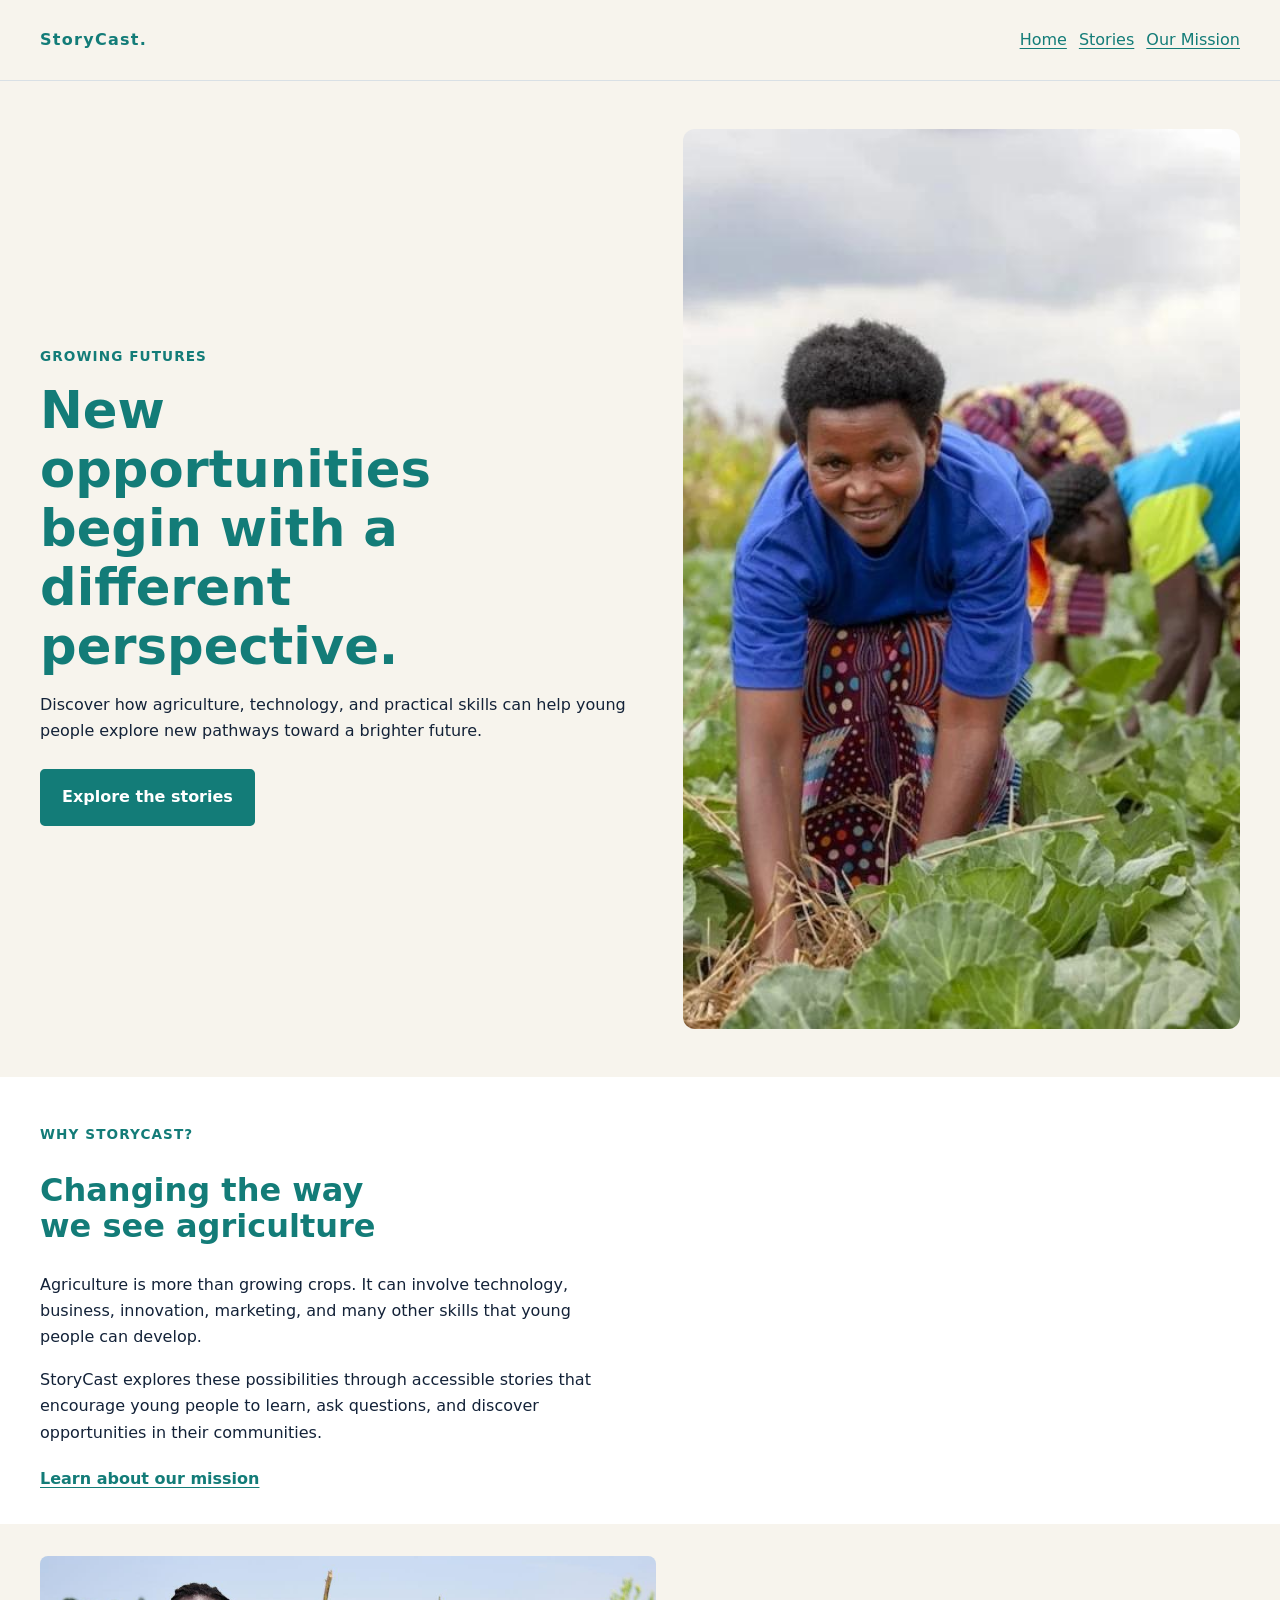
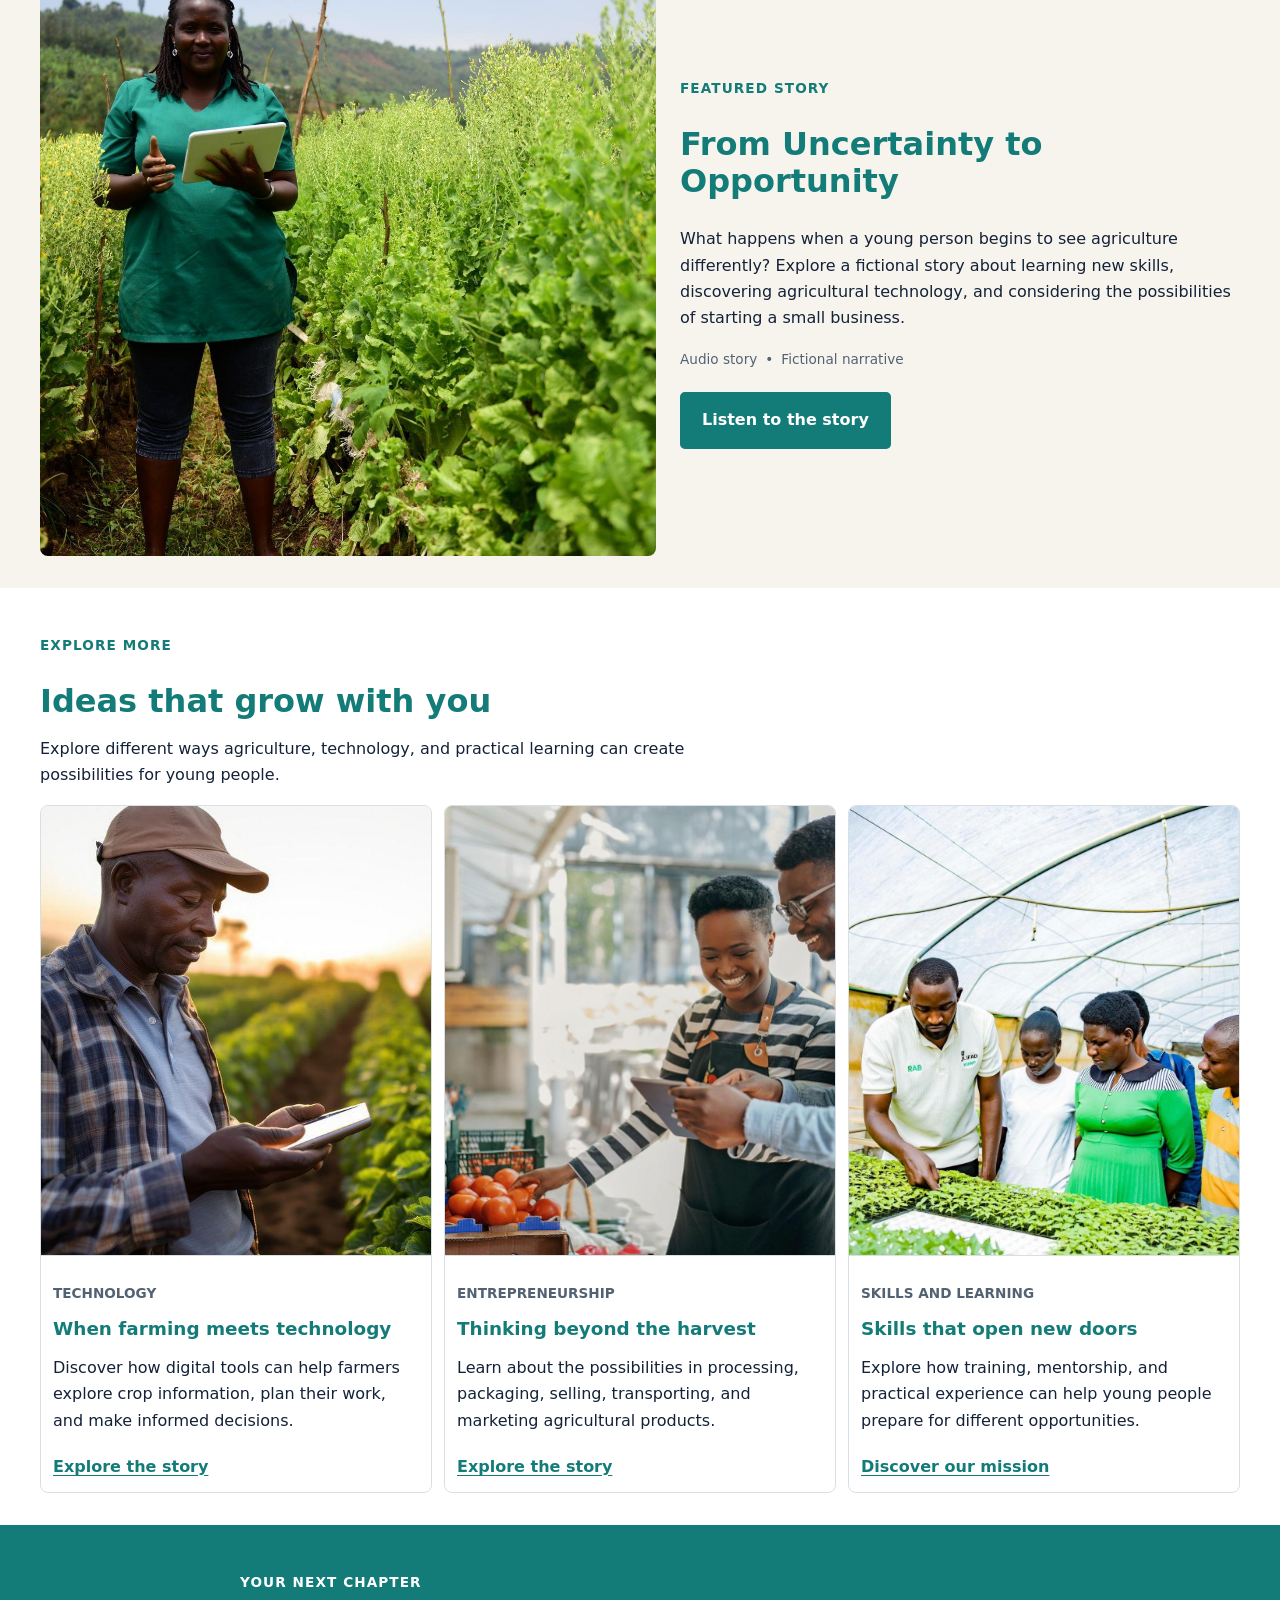
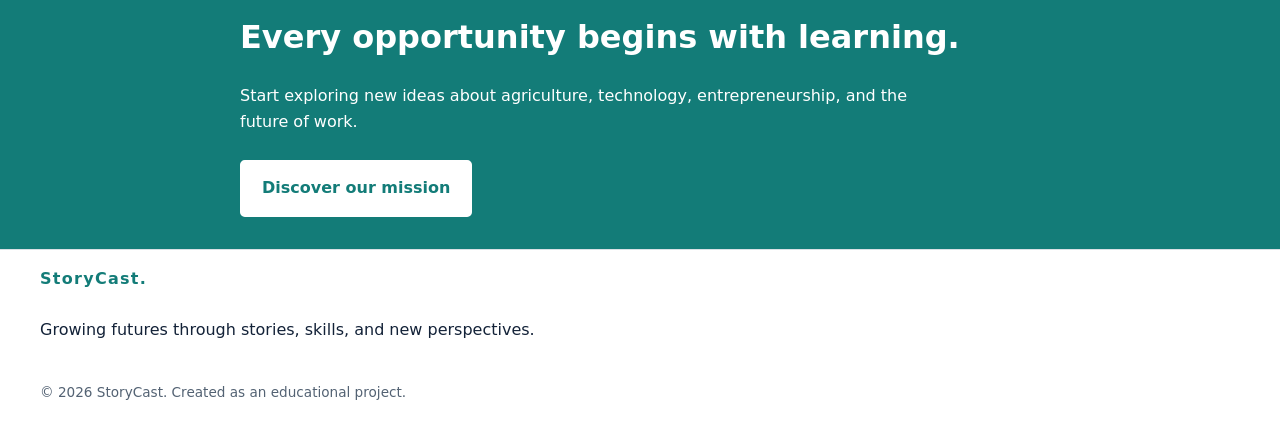
<file: index.html>
<!DOCTYPE html>
<html lang="en">
<head>
  <meta charset="UTF-8">
  <meta name="viewport" content="width=device-width, initial-scale=1.0">

  <meta
    name="description"
    content="StoryCast shares stories about agriculture, technology, and opportunities for young people in Rwanda."
  >

  <title>StoryCast | Growing Futures</title>

  <link rel="stylesheet" href="css/main.css">
  <script src="js/main.js" defer></script>
</head>

<body>
  <a class="skip-link" href="#main-content">Skip to main content</a>

  <header class="site-header">
    <div class="container site-header__inner">
      <a class="site-logo" href="index.html" aria-label="StoryCast home">
        StoryCast<span aria-hidden="true">.</span>
      </a>

      <button
        class="nav-toggle"
        type="button"
        aria-controls="primary-nav"
        aria-expanded="false"
      >
        <span class="nav-toggle__text">Menu</span>
      </button>

      <nav
        class="site-nav"
        id="primary-nav"
        aria-label="Main navigation"
        data-open="false"
      >
        <ul class="site-nav__list">
          <li><a href="index.html" aria-current="page">Home</a></li>
          <li><a href="#stories">Stories</a></li>
          <li><a href="about.html">Our Mission</a></li>
        </ul>
      </nav>
    </div>
  </header>

  <main id="main-content">
        <section class="hero">
  <div class="container hero__layout">
    <div class="hero__content">
      <p class="hero__eyebrow">GROWING FUTURES</p>

      <h1>New opportunities begin with a different perspective.</h1>

      <p class="hero__description">
        Discover how agriculture, technology, and practical skills can
        help young people explore new pathways toward a brighter future.
      </p>

      <a class="button button--primary" href="#stories">
        Explore the stories
      </a>
    </div>

    <div class="hero__media">
      <img
        class="hero__image"
        src="assets/images/hero-farm.jpg"
        alt="A farmer working among green crops in a field"
        width="800"
        height="900"
      >
    </div>
  </div>
</section>

    <section class="mission-intro section-spacing">
      <div class="container mission-intro__layout">
        <div class="mission-intro__content">
          <p class="section-eyebrow">WHY STORYCAST?</p>

          <h2>Changing the way we see agriculture</h2>

          <p>
            Agriculture is more than growing crops. It can involve
            technology, business, innovation, marketing, and many other
            skills that young people can develop.
          </p>

          <p>
            StoryCast explores these possibilities through accessible
            stories that encourage young people to learn, ask questions,
            and discover opportunities in their communities.
          </p>

          <a class="text-link" href="about.html">
            Learn about our mission
          </a>
        </div>
      </div>
    </section>

    <section class="featured-story section-spacing">
      <div class="container featured-story__layout">
        <div class="featured-story__media">
          <img
            class="featured-story__image"
            src="assets/images/featured-story.jpg"
            alt="Young people working together on an agricultural project"
            width="800"
            height="600"
            loading="lazy"
          >
        </div>

        <div class="featured-story__content">
          <p class="section-eyebrow">FEATURED STORY</p>

          <h2>From Uncertainty to Opportunity</h2>

          <p>
            What happens when a young person begins to see agriculture
            differently? Explore a fictional story about learning new
            skills, discovering agricultural technology, and considering
            the possibilities of starting a small business.
          </p>

          <p class="story-meta">
            <span>Audio story</span>
            <span aria-hidden="true">•</span>
            <span>Fictional narrative</span>
          </p>

          <a class="button button--primary" href="story/story-1.html">
            Listen to the story
          </a>
        </div>
      </div>
    </section>

    <section class="stories-section section-spacing" id="stories">
      <div class="container">
        <div class="section-heading">
          <p class="section-eyebrow">EXPLORE MORE</p>

          <h2>Ideas that grow with you</h2>

          <p>
            Explore different ways agriculture, technology, and practical
            learning can create possibilities for young people.
          </p>
        </div>

        <div class="story-grid">
          <article class="story-card">
            <img
              class="story-card__image"
              src="assets/images/agricultural-tech.jpg"
              alt="A farmer using a smartphone to check crops"
              width="600"
              height="450"
              loading="lazy"
            >

            <div class="story-card__content">
              <p class="story-card__category">TECHNOLOGY</p>

              <h3>When farming meets technology</h3>

              <p>
                Discover how digital tools can help farmers explore crop
                information, plan their work, and make informed decisions.
              </p>

              <a class="text-link" href="story/story-1.html">
                Explore the story
              </a>
            </div>
          </article>

          <article class="story-card">
            <img
              class="story-card__image"
              src="assets/images/agribusiness.jpg"
              alt="A young entrepreneur working with agricultural produce"
              width="600"
              height="450"
              loading="lazy"
            >

            <div class="story-card__content">
              <p class="story-card__category">ENTREPRENEURSHIP</p>

              <h3>Thinking beyond the harvest</h3>

              <p>
                Learn about the possibilities in processing, packaging,
                selling, transporting, and marketing agricultural products.
              </p>

              <a class="text-link" href="story/story-1.html">
                Explore the story
              </a>
            </div>
          </article>

          <article class="story-card">
            <img
              class="story-card__image"
              src="assets/images/skills-training.jpg"
              alt="Young people learning practical agricultural skills"
              width="600"
              height="450"
              loading="lazy"
            >

            <div class="story-card__content">
              <p class="story-card__category">SKILLS AND LEARNING</p>

              <h3>Skills that open new doors</h3>

              <p>
                Explore how training, mentorship, and practical experience
                can help young people prepare for different opportunities.
              </p>

              <a class="text-link" href="about.html">
                Discover our mission
              </a>
            </div>
          </article>
        </div>
      </div>
    </section>

    <section class="call-to-action section-spacing">
      <div class="container call-to-action__content">
        <p class="section-eyebrow">YOUR NEXT CHAPTER</p>

        <h2>Every opportunity begins with learning.</h2>

        <p>
          Start exploring new ideas about agriculture, technology,
          entrepreneurship, and the future of work.
        </p>

        <a class="button button--light" href="about.html">
          Discover our mission
        </a>
      </div>
    </section>
  </main>

  <footer class="site-footer">
    <div class="container site-footer__inner">
      <a class="site-logo site-logo--footer" href="index.html">
        StoryCast<span aria-hidden="true">.</span>
      </a>

      <p>
        Growing futures through stories, skills, and new perspectives.
      </p>

      <p class="site-footer__copyright">
        &copy; 2026 StoryCast. Created as an educational project.
      </p>
    </div>
  </footer>
</body>
</html>
</file>
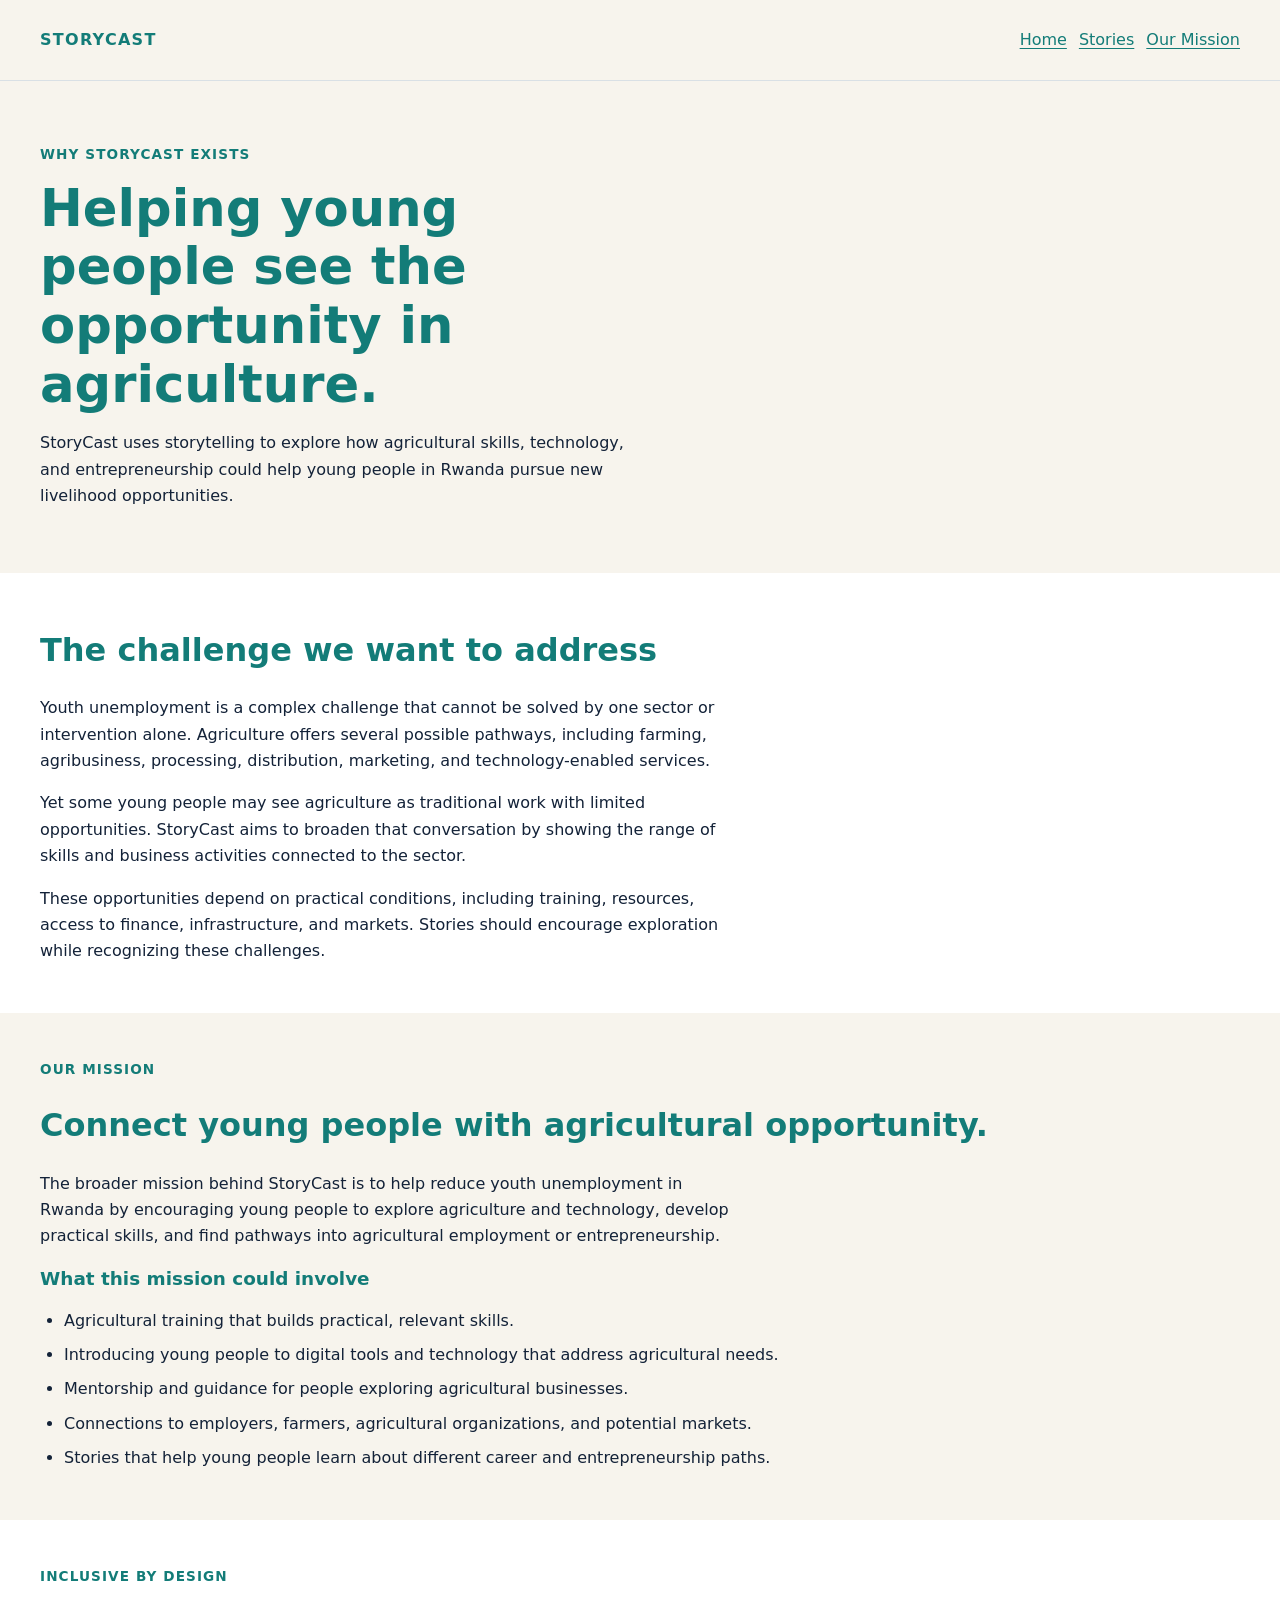
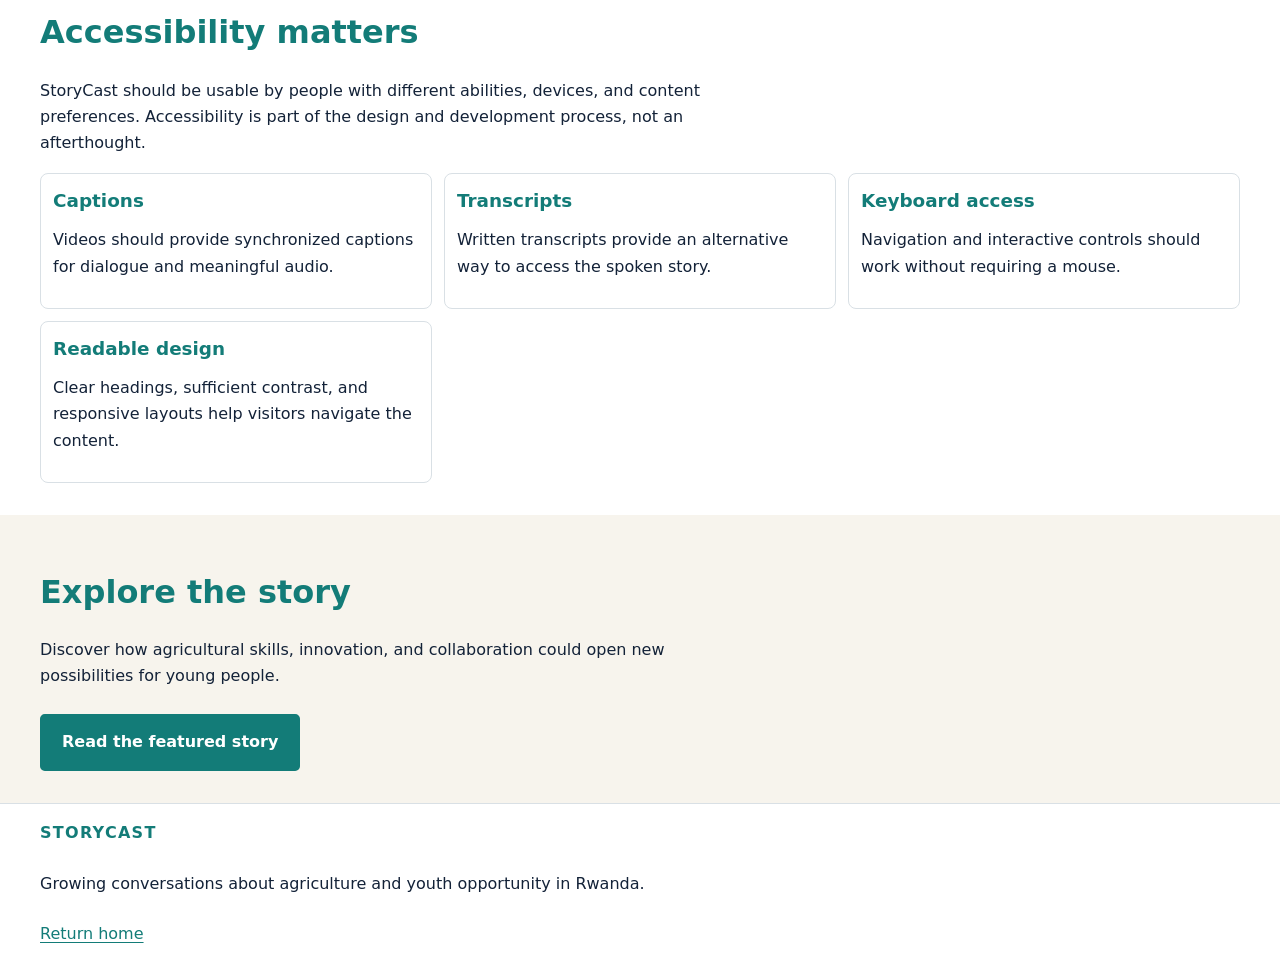
<file: about.html>
<!DOCTYPE html>
<html lang="en">
<head>
  <meta charset="UTF-8">
  <meta name="viewport" content="width=device-width, initial-scale=1.0">

  <meta
    name="description"
    content="Learn about StoryCast's mission to explore agriculture, technology, and youth employment in Rwanda."
  >

  <title>Our Mission and Accessibility | StoryCast</title>

  <link rel="stylesheet" href="css/main.css">
  <script src="js/main.js" defer></script>
</head>

<body>
  <a class="skip-link" href="#main-content">
    Skip to main content
  </a>

  <header class="site-header">
    <div class="container header-inner">
      <a class="site-logo" href="index.html">STORYCAST</a>

      <button
        class="nav-toggle"
        type="button"
        aria-expanded="false"
        aria-controls="primary-nav"
      >
        Menu
      </button>

      <nav
        class="site-nav"
        id="primary-nav"
        aria-label="Main navigation"
        data-open="false"
      >
        <ul class="site-nav__list">
          <li><a href="index.html">Home</a></li>
          <li><a href="index.html#stories">Stories</a></li>
          <li>
            <a href="about.html" aria-current="page">
              Our Mission
            </a>
          </li>
        </ul>
      </nav>
    </div>
  </header>

  <main id="main-content">
    <section class="hero" aria-labelledby="about-title">
      <div class="container">
        <p class="eyebrow">Why StoryCast exists</p>

        <h1 id="about-title">
          Helping young people see the opportunity in agriculture.
        </h1>

        <p class="hero__description">
          StoryCast uses storytelling to explore how agricultural
          skills, technology, and entrepreneurship could help
          young people in Rwanda pursue new livelihood
          opportunities.
        </p>
      </div>
    </section>

    <section class="section about-section"
             aria-labelledby="challenge-title">
      <div class="container">
        <h2 id="challenge-title">
          The challenge we want to address
        </h2>

        <p>
          Youth unemployment is a complex challenge that cannot
          be solved by one sector or intervention alone.
          Agriculture offers several possible pathways,
          including farming, agribusiness, processing,
          distribution, marketing, and technology-enabled
          services.
        </p>

        <p>
          Yet some young people may see agriculture as
          traditional work with limited opportunities.
          StoryCast aims to broaden that conversation by
          showing the range of skills and business activities
          connected to the sector.
        </p>

        <p>
          These opportunities depend on practical conditions,
          including training, resources, access to finance,
          infrastructure, and markets. Stories should
          encourage exploration while recognizing these
          challenges.
        </p>
      </div>
    </section>

    <section class="section"
             aria-labelledby="mission-title">
      <div class="container">
        <p class="eyebrow">Our mission</p>

        <h2 id="mission-title">
          Connect young people with agricultural opportunity.
        </h2>

        <p>
          The broader mission behind StoryCast is to help
          reduce youth unemployment in Rwanda by encouraging
          young people to explore agriculture and technology,
          develop practical skills, and find pathways into
          agricultural employment or entrepreneurship.
        </p>

        <h3>What this mission could involve</h3>

        <ul class="mission-list">
          <li>
            Agricultural training that builds practical,
            relevant skills.
          </li>
          <li>
            Introducing young people to digital tools and
            technology that address agricultural needs.
          </li>
          <li>
            Mentorship and guidance for people exploring
            agricultural businesses.
          </li>
          <li>
            Connections to employers, farmers, agricultural
            organizations, and potential markets.
          </li>
          <li>
            Stories that help young people learn about
            different career and entrepreneurship paths.
          </li>
        </ul>
      </div>
    </section>

    <section class="section about-section"
             aria-labelledby="accessibility">
      <div class="container">
        <p class="eyebrow">Inclusive by design</p>

        <h2 id="accessibility">
          Accessibility matters
        </h2>

        <p>
          StoryCast should be usable by people with different
          abilities, devices, and content preferences.
          Accessibility is part of the design and development
          process, not an afterthought.
        </p>

        <div class="story-grid">
          <article class="story-card">
            <div class="story-card__content">
              <h3>Captions</h3>
              <p>
                Videos should provide synchronized captions
                for dialogue and meaningful audio.
              </p>
            </div>
          </article>

          <article class="story-card">
            <div class="story-card__content">
              <h3>Transcripts</h3>
              <p>
                Written transcripts provide an alternative
                way to access the spoken story.
              </p>
            </div>
          </article>

          <article class="story-card">
            <div class="story-card__content">
              <h3>Keyboard access</h3>
              <p>
                Navigation and interactive controls should
                work without requiring a mouse.
              </p>
            </div>
          </article>

          <article class="story-card">
            <div class="story-card__content">
              <h3>Readable design</h3>
              <p>
                Clear headings, sufficient contrast, and
                responsive layouts help visitors navigate
                the content.
              </p>
            </div>
          </article>
        </div>
      </div>
    </section>

    <section class="section"
             aria-labelledby="next-title">
      <div class="container">
        <h2 id="next-title">Explore the story</h2>

        <p>
          Discover how agricultural skills, innovation, and
          collaboration could open new possibilities for
          young people.
        </p>

        <a class="button" href="story/story-1.html">
          Read the featured story
        </a>
      </div>
    </section>
  </main>

  <footer class="site-footer">
    <div class="container footer-inner">
      <a class="site-logo" href="index.html">STORYCAST</a>

      <p>
        Growing conversations about agriculture and
        youth opportunity in Rwanda.
      </p>

      <a href="index.html">Return home</a>
    </div>
  </footer>
</body>
</html>
</file>
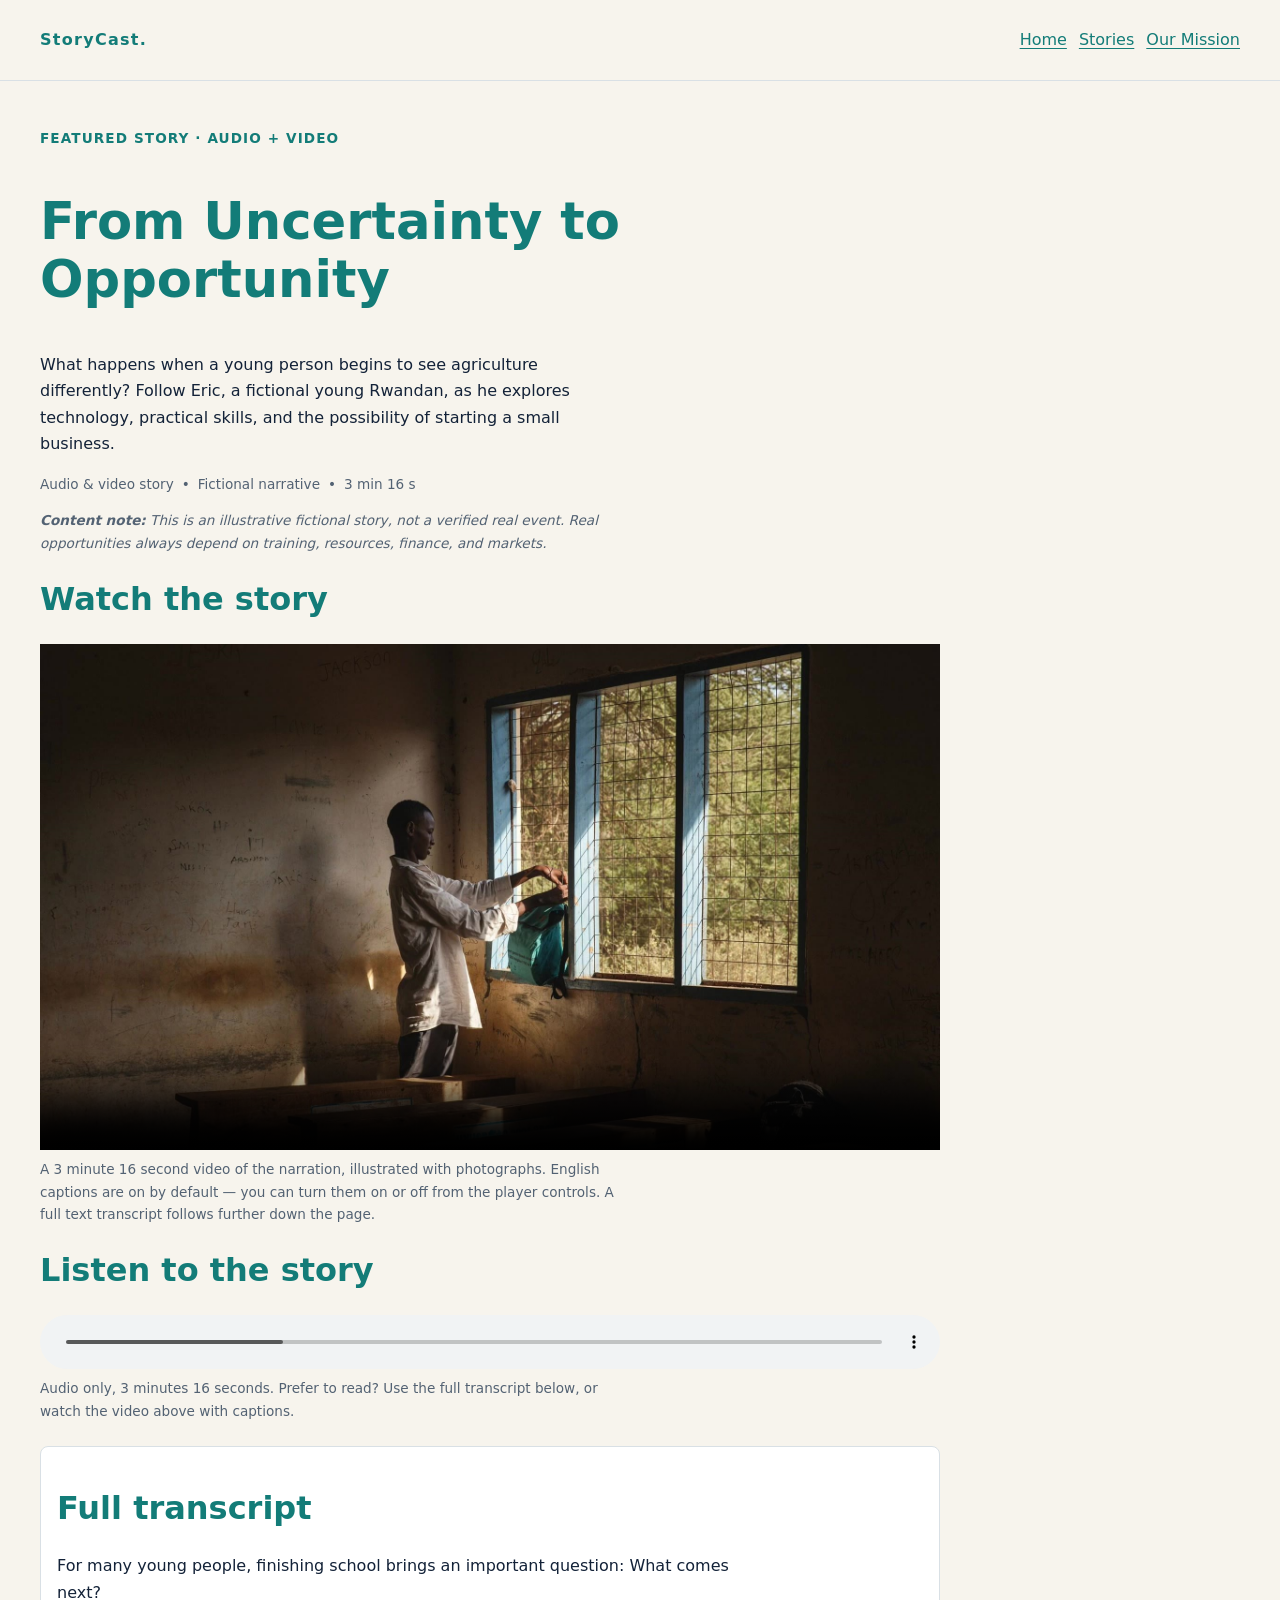
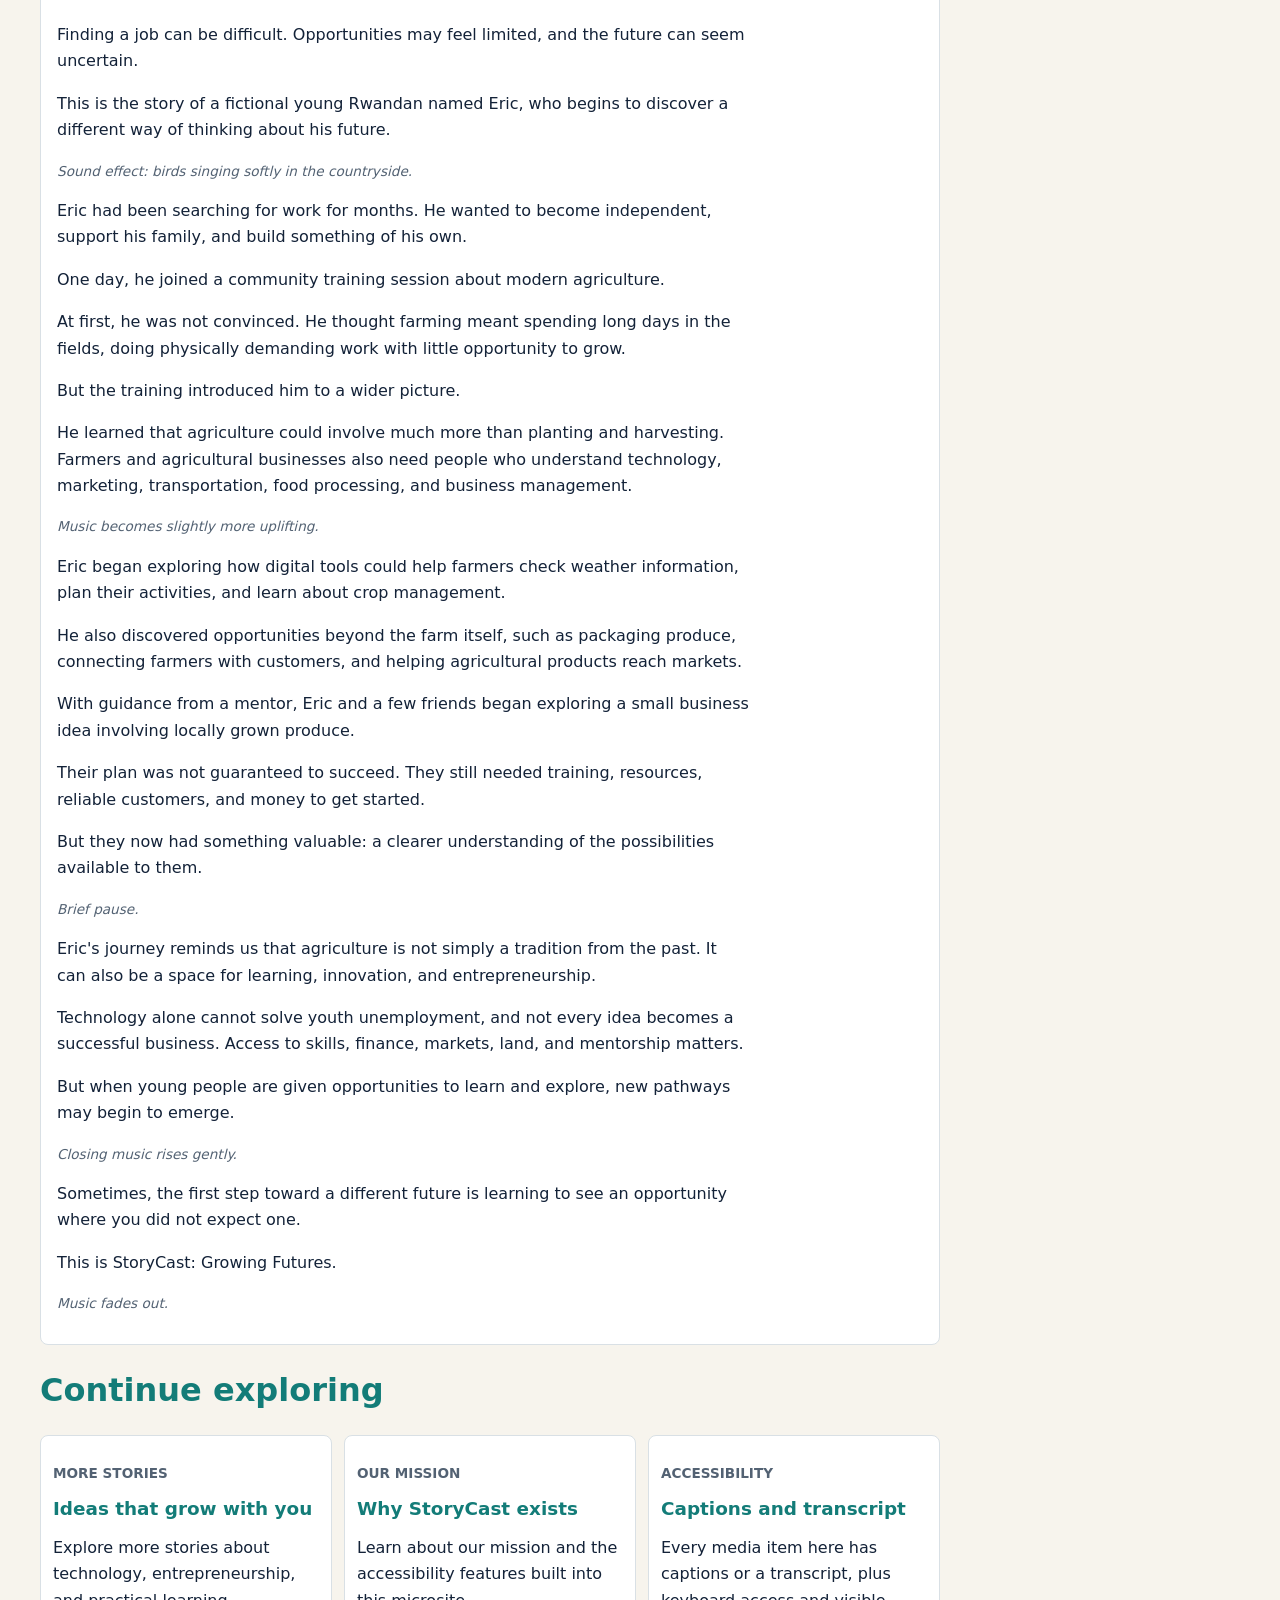
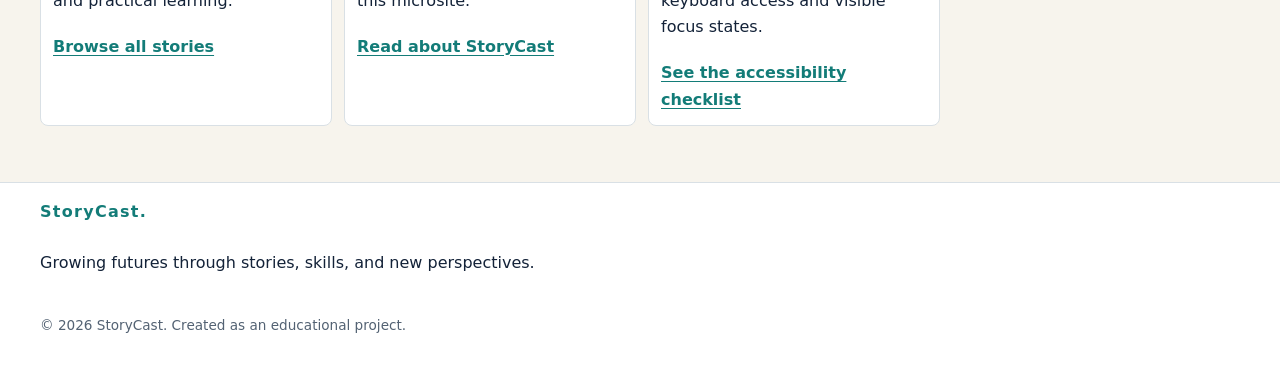
<file: story/story-1.html>
<!DOCTYPE html>
<html lang="en">
<head>
  <meta charset="UTF-8">
  <meta name="viewport" content="width=device-width, initial-scale=1.0">

  <meta
    name="description"
    content="From Uncertainty to Opportunity: a StoryCast audio and video story about Eric, a fictional young Rwandan discovering new possibilities in agriculture."
  >

  <title>From Uncertainty to Opportunity | StoryCast</title>

  <link rel="stylesheet" href="../css/main.css">
  <script src="../js/main.js" defer></script>
</head>

<body>
  <a class="skip-link" href="#main-content">Skip to main content</a>

  <header class="site-header">
    <div class="container site-header__inner">
      <a class="site-logo" href="../index.html" aria-label="StoryCast home">
        StoryCast<span aria-hidden="true">.</span>
      </a>

      <button
        class="nav-toggle"
        type="button"
        aria-controls="primary-nav"
        aria-expanded="false"
      >
        <span class="nav-toggle__text">Menu</span>
      </button>

      <nav
        class="site-nav"
        id="primary-nav"
        aria-label="Main navigation"
        data-open="false"
      >
        <ul class="site-nav__list">
          <li><a href="../index.html">Home</a></li>
          <li><a href="story-1.html" aria-current="page">Stories</a></li>
          <li><a href="../about.html">Our Mission</a></li>
        </ul>
      </nav>
    </div>
  </header>

  <main id="main-content">
    <div class="container section-spacing">
      <article class="story-detail">
        <header class="story-intro">
          <p class="section-eyebrow">FEATURED STORY &middot; AUDIO + VIDEO</p>

          <h1>From Uncertainty to Opportunity</h1>

          <p class="hero__description">
            What happens when a young person begins to see agriculture
            differently? Follow Eric, a fictional young Rwandan, as he
            explores technology, practical skills, and the possibility of
            starting a small business.
          </p>

          <p class="story-meta">
            <span>Audio &amp; video story</span>
            <span aria-hidden="true">&bull;</span>
            <span>Fictional narrative</span>
            <span aria-hidden="true">&bull;</span>
            <span>3 min 16 s</span>
          </p>

          <p class="content-note">
            <strong>Content note:</strong> This is an illustrative fictional
            story, not a verified real event. Real opportunities always depend
            on training, resources, finance, and markets.
          </p>
        </header>

        <section aria-labelledby="watch-title">
          <h2 id="watch-title">Watch the story</h2>

          <figure class="story-media">
            <video
              controls
              preload="metadata"
              poster="../assets/media/story-poster.jpg"
            >
              <source src="../assets/media/story-1.mp4" type="video/mp4">
              <track
                kind="captions"
                src="../assets/transcripts/story-1.vtt"
                srclang="en"
                label="English captions"
                default
              >
              Your browser does not support the video element. A full
              transcript is available below.
            </video>

            <figcaption>
              A 3 minute 16 second video of the narration, illustrated with
              photographs. English captions are on by default &mdash; you can
              turn them on or off from the player controls. A full text
              transcript follows further down the page.
            </figcaption>
          </figure>
        </section>

        <section aria-labelledby="listen-title">
          <h2 id="listen-title">Listen to the story</h2>

          <figure class="story-media">
            <audio controls preload="metadata">
              <source src="../assets/media/story-1.mp3" type="audio/mpeg">
              Your browser does not support the audio element. A full
              transcript is available below.
            </audio>

            <figcaption>
              Audio only, 3 minutes 16 seconds. Prefer to read? Use the full
              transcript below, or watch the video above with captions.
            </figcaption>
          </figure>
        </section>

        <section class="story-transcript" aria-labelledby="transcript-title">
          <h2 id="transcript-title">Full transcript</h2>

          <p>
            For many young people, finishing school brings an important
            question: What comes next?
          </p>

          <p>
            Finding a job can be difficult. Opportunities may feel limited,
            and the future can seem uncertain.
          </p>

          <p>
            This is the story of a fictional young Rwandan named Eric, who
            begins to discover a different way of thinking about his future.
          </p>

          <p class="content-note">
            <em>Sound effect: birds singing softly in the countryside.</em>
          </p>

          <p>
            Eric had been searching for work for months. He wanted to become
            independent, support his family, and build something of his own.
          </p>

          <p>
            One day, he joined a community training session about modern
            agriculture.
          </p>

          <p>
            At first, he was not convinced. He thought farming meant spending
            long days in the fields, doing physically demanding work with
            little opportunity to grow.
          </p>

          <p>But the training introduced him to a wider picture.</p>

          <p>
            He learned that agriculture could involve much more than planting
            and harvesting. Farmers and agricultural businesses also need
            people who understand technology, marketing, transportation, food
            processing, and business management.
          </p>

          <p class="content-note">
            <em>Music becomes slightly more uplifting.</em>
          </p>

          <p>
            Eric began exploring how digital tools could help farmers check
            weather information, plan their activities, and learn about crop
            management.
          </p>

          <p>
            He also discovered opportunities beyond the farm itself, such as
            packaging produce, connecting farmers with customers, and helping
            agricultural products reach markets.
          </p>

          <p>
            With guidance from a mentor, Eric and a few friends began
            exploring a small business idea involving locally grown produce.
          </p>

          <p>
            Their plan was not guaranteed to succeed. They still needed
            training, resources, reliable customers, and money to get started.
          </p>

          <p>
            But they now had something valuable: a clearer understanding of
            the possibilities available to them.
          </p>

          <p class="content-note"><em>Brief pause.</em></p>

          <p>
            Eric's journey reminds us that agriculture is not simply a
            tradition from the past. It can also be a space for learning,
            innovation, and entrepreneurship.
          </p>

          <p>
            Technology alone cannot solve youth unemployment, and not every
            idea becomes a successful business. Access to skills, finance,
            markets, land, and mentorship matters.
          </p>

          <p>
            But when young people are given opportunities to learn and
            explore, new pathways may begin to emerge.
          </p>

          <p class="content-note"><em>Closing music rises gently.</em></p>

          <p>
            Sometimes, the first step toward a different future is learning to
            see an opportunity where you did not expect one.
          </p>

          <p>This is StoryCast: Growing Futures.</p>

          <p class="content-note"><em>Music fades out.</em></p>
        </section>

        <section aria-labelledby="related-title">
          <h2 id="related-title">Continue exploring</h2>

          <div class="story-grid">
            <article class="story-card">
              <div class="story-card__content">
                <p class="story-card__category">MORE STORIES</p>

                <h3>Ideas that grow with you</h3>

                <p>
                  Explore more stories about technology, entrepreneurship,
                  and practical learning.
                </p>

                <a class="text-link" href="../index.html#stories">
                  Browse all stories
                </a>
              </div>
            </article>

            <article class="story-card">
              <div class="story-card__content">
                <p class="story-card__category">OUR MISSION</p>

                <h3>Why StoryCast exists</h3>

                <p>
                  Learn about our mission and the accessibility features built
                  into this microsite.
                </p>

                <a class="text-link" href="../about.html">
                  Read about StoryCast
                </a>
              </div>
            </article>

            <article class="story-card">
              <div class="story-card__content">
                <p class="story-card__category">ACCESSIBILITY</p>

                <h3>Captions and transcript</h3>

                <p>
                  Every media item here has captions or a transcript, plus
                  keyboard access and visible focus states.
                </p>

                <a class="text-link" href="../about.html#accessibility">
                  See the accessibility checklist
                </a>
              </div>
            </article>
          </div>
        </section>
      </article>
    </div>
  </main>

  <footer class="site-footer">
    <div class="container site-footer__inner">
      <a class="site-logo site-logo--footer" href="../index.html">
        StoryCast<span aria-hidden="true">.</span>
      </a>

      <p>
        Growing futures through stories, skills, and new perspectives.
      </p>

      <p class="site-footer__copyright">
        &copy; 2026 StoryCast. Created as an educational project.
      </p>
    </div>
  </footer>
</body>
</html>
</file>
<file: css/main.css>
*,
*::before,
*::after {
  box-sizing: border-box;
}

html {
  scroll-behavior: smooth;
  scroll-padding-top: 1rem;
}

body {
  margin: 0;
  background: #F7F4ED;
  color: #132238;
  font-family: system-ui, -apple-system, BlinkMacSystemFont, "Segoe UI", sans-serif;
  font-size: 1rem;
  line-height: 1.65;
}

img,
video {
  display: block;
  max-width: 100%;
}

a {
  color: #137C78;
  text-underline-offset: 0.2em;
}

a:hover {
  text-decoration-thickness: 2px;
}

a:focus-visible,
button:focus-visible {
  outline: 3px solid #132238;
  outline-offset: 4px;
}

h1,
h2,
h3 {
  color: #137C78;
  line-height: 1.15;
}

h1 {
  font-size: clamp(2.25rem, 4vw, 3.25rem);
}

h2 {
  font-size: clamp(1.5rem, 2.5vw, 2.25rem);
}

h3 {
  font-size: 1.15rem;
}

p {
  max-width: 68ch;
}

.container {
  width: min(100% - 2.5rem, 75rem);
  margin-inline: auto;
}

.section {
  padding-block: 2rem;
}

.skip-link {
  position: absolute;
  top: 0.5rem;
  left: 0.5rem;
  z-index: 100;
  padding: 0.75rem 1rem;
  background: #FFFFFF;
  color: #137C78;
  transform: translateY(-150%);
}

.skip-link:focus {
  transform: translateY(0);
}

.site-header {
  border-bottom: 1px solid #D9E0E5;
  background: #F7F4ED;
}

.header-inner,
.site-header__inner {
  min-height: 5rem;
  display: flex;
  align-items: center;
  justify-content: space-between;
  gap: 0.75rem;
}

.site-logo {
  color: #137C78;
  font-weight: 800;
  letter-spacing: 0.08em;
  text-decoration: none;
}

.site-logo--footer {
  color: #137C78;
}

.site-nav__list,
.footer-links {
  display: flex;
  align-items: center;
  flex-wrap: wrap;
  gap: 0.75rem;
  margin: 0;
  padding: 0;
  list-style: none;
}

.site-nav a,
.footer-links a {
  font-size: 1rem;
}

.nav-toggle {
  display: none;
  padding: 0.65rem 0.9rem;
  border: 1px solid #137C78;
  border-radius: 0.3rem;
  background: transparent;
  color: #137C78;
  font: inherit;
}

.nav-toggle__text {
  font: inherit;
}

.hero {
  padding-block: 3rem;
  background: #F7F4ED;
}

.hero__content {
  max-width: 80rem;
}

.hero__layout {
  display: grid;
  grid-template-columns: 1fr 0.9fr;
  align-items: center;
  gap: 1.5rem;
}

.hero__content {
  padding-block: 2rem;
}

.hero__image {
  display: block;
  width: 100%;
  aspect-ratio: 4/5;
  object-fit: cover;
  border-radius: 0.75rem;
}

@media (max-width: 48rem) {
  .hero__layout {
    grid-template-columns: 1fr;
    gap: 0.75rem;
  }
  .hero__content {
    padding-block: 1rem;
  }
  .hero__media {
    order: -1;
  }
  .hero__image {
    aspect-ratio: 16/10;
  }
}
.hero h1 {
  max-width: 14ch;
  margin-block: 0.5rem;
}

.hero__description {
  max-width: 58ch;
}

.eyebrow,
.hero__eyebrow,
.section-eyebrow {
  color: #137C78;
  font-size: 0.85rem;
  font-weight: 700;
  letter-spacing: 0.08em;
  text-transform: uppercase;
}

.section-spacing {
  padding-block: 2rem;
}

.button {
  display: inline-block;
  margin-top: 0.5rem;
  padding: 0.85rem 1.25rem;
  border: 2px solid #137C78;
  border-radius: 0.3rem;
  background: #137C78;
  color: #FFFFFF;
  font-size: 1rem;
  font-weight: 700;
  text-decoration: none;
}

.button:hover {
  background: #0E5C59;
}

.button--primary {
  border-color: #137C78;
  background: #137C78;
  color: #FFFFFF;
}

.button--primary:hover {
  background: #0E5C59;
}

.button--light {
  border-color: #FFFFFF;
  background: #FFFFFF;
  color: #137C78;
}

.button--light:hover {
  background: #F7F4ED;
}

.hero__secondary {
  margin-left: 0.5rem;
}

.mission-intro {
  background: #FFFFFF;
}

.mission-intro__layout {
  display: grid;
  grid-template-columns: minmax(0, 1fr) minmax(0, 1fr);
  gap: 1.5rem;
  align-items: start;
}

.mission-intro__content {
  max-width: 46rem;
}

.mission-intro__layout h2 {
  max-width: 16ch;
}

.featured-story {
  background: #F7F4ED;
}

.featured-story__media {
  min-width: 0;
}

.story-meta {
  display: flex;
  flex-wrap: wrap;
  align-items: center;
  gap: 0.5rem;
  margin-top: 0.75rem;
  color: #536273;
  font-size: 0.85rem;
}

.featured-story__layout {
  display: grid;
  grid-template-columns: minmax(0, 1.1fr) minmax(0, 1fr);
  align-items: center;
  gap: 1.5rem;
}

.featured-story__image {
  display: block;
  width: 100%;
  aspect-ratio: 4/3;
  object-fit: cover;
  border-radius: 0.5rem;
}

.story-card__image {
  display: block;
  width: 100%;
  aspect-ratio: 4/3;
  object-fit: cover;
  border-bottom: 1px solid #D9E0E5;
}

.featured-story__content {
  max-width: 38rem;
}

.media-placeholder {
  min-height: 15rem;
  display: grid;
  place-items: center;
  padding: 0.75rem;
  border: 1px solid #D9E0E5;
  background: #E4F1EE;
  color: #132238;
  text-align: center;
}

.content-note {
  color: #536273;
  font-size: 0.85rem;
  font-style: italic;
}

.section-heading {
  margin-bottom: 1rem;
}

.section-heading h2 {
  margin-bottom: 0.25rem;
}

.story-grid {
  display: grid;
  grid-template-columns: repeat(3, minmax(0, 1fr));
  gap: 0.75rem;
  container-name: story-list;
  container-type: inline-size;
}

.story-card {
  min-width: 0;
  overflow: hidden;
  border: 1px solid #D9E0E5;
  border-radius: 0.5rem;
  background: #FFFFFF;
}

.story-card .media-placeholder {
  min-height: 12rem;
  border: 0;
  border-bottom: 1px solid #D9E0E5;
}

.story-card__content {
  padding: 0.75rem;
}

.story-card__content h3 {
  margin-block: 0.25rem;
}

.story-card__category {
  color: #536273;
  font-size: 0.85rem;
  font-weight: 700;
  text-transform: uppercase;
}

.text-link {
  display: inline-block;
  margin-top: 0.25rem;
  font-weight: 700;
}

.stories-section {
  background: #FFFFFF;
}

.call-to-action {
  background: #137C78;
  color: #FFFFFF;
}

.call-to-action__content {
  max-width: 50rem;
}

.call-to-action h2,
.call-to-action .eyebrow,
.call-to-action .section-eyebrow {
  color: #FFFFFF;
}

.call-to-action .button {
  border-color: #FFFFFF;
  background: #FFFFFF;
  color: #137C78;
}

.call-to-action .button:hover {
  background: #F7F4ED;
}

.site-footer {
  padding-block: 1rem;
  border-top: 1px solid #D9E0E5;
  background: #FFFFFF;
}

.footer-inner,
.site-footer__inner {
  display: grid;
  gap: 0.5rem;
}

.site-footer__copyright {
  color: #536273;
  font-size: 0.85rem;
}

.footer-credit {
  color: #536273;
  font-size: 0.85rem;
}

.story-intro {
  max-width: 52rem;
  margin-bottom: 1.5rem;
}

.story-detail > section {
  max-width: 56.25rem;
  margin-bottom: 1.5rem;
}

.story-detail video {
  width: 100%;
  height: auto;
  background: #000000;
}

.story-detail audio {
  display: block;
  width: 100%;
  max-width: 42rem;
}

.story-media {
  margin: 0.25rem 0 0;
}

.story-media video,
.story-media audio {
  width: 100%;
  max-width: 100%;
}

.story-media figcaption {
  max-width: 68ch;
  margin-top: 0.5rem;
  color: #536273;
  font-size: 0.85rem;
}

.story-transcript {
  padding: 1rem;
  border: 1px solid #D9E0E5;
  border-radius: 0.5rem;
  background: #FFFFFF;
}

.story-transcript p {
  max-width: 68ch;
}

.about-section {
  background: #FFFFFF;
}

.mission-list {
  padding-left: 1.5rem;
}

.mission-list li {
  margin-bottom: 0.5rem;
}

@container story-list (max-width: 42rem) {
  .story-card__content {
    padding: 0.5rem;
  }
  .story-card .media-placeholder {
    min-height: 10rem;
  }
}
@media (max-width: 48rem) {
  .header-inner,
  .site-header__inner {
    position: relative;
    flex-wrap: wrap;
    padding-block: 0.5rem;
  }
  .nav-toggle {
    display: inline-block;
  }
  .site-nav {
    width: 100%;
  }
  .site-nav__list {
    align-items: flex-start;
    flex-direction: column;
    padding-block: 0.5rem;
  }
  .js .site-nav[data-open=false] {
    display: none;
  }
  .mission-intro__layout,
  .featured-story__layout {
    grid-template-columns: 1fr;
  }
  .story-grid {
    grid-template-columns: 1fr;
  }
  .hero {
    padding-block: 1.5rem;
  }
  .section {
    padding-block: 1.5rem;
  }
  .section-spacing {
    padding-block: 1.5rem;
  }
  .hero__secondary {
    display: block;
    width: fit-content;
    margin-left: 0;
  }
  .story-transcript {
    padding: 0.5rem;
  }
}
@media (prefers-reduced-motion: reduce) {
  html {
    scroll-behavior: auto;
  }
  *,
  *::before,
  *::after {
    animation-duration: 0.01ms !important;
    animation-iteration-count: 1 !important;
    transition-duration: 0.01ms !important;
    scroll-behavior: auto !important;
  }
}
</file>
